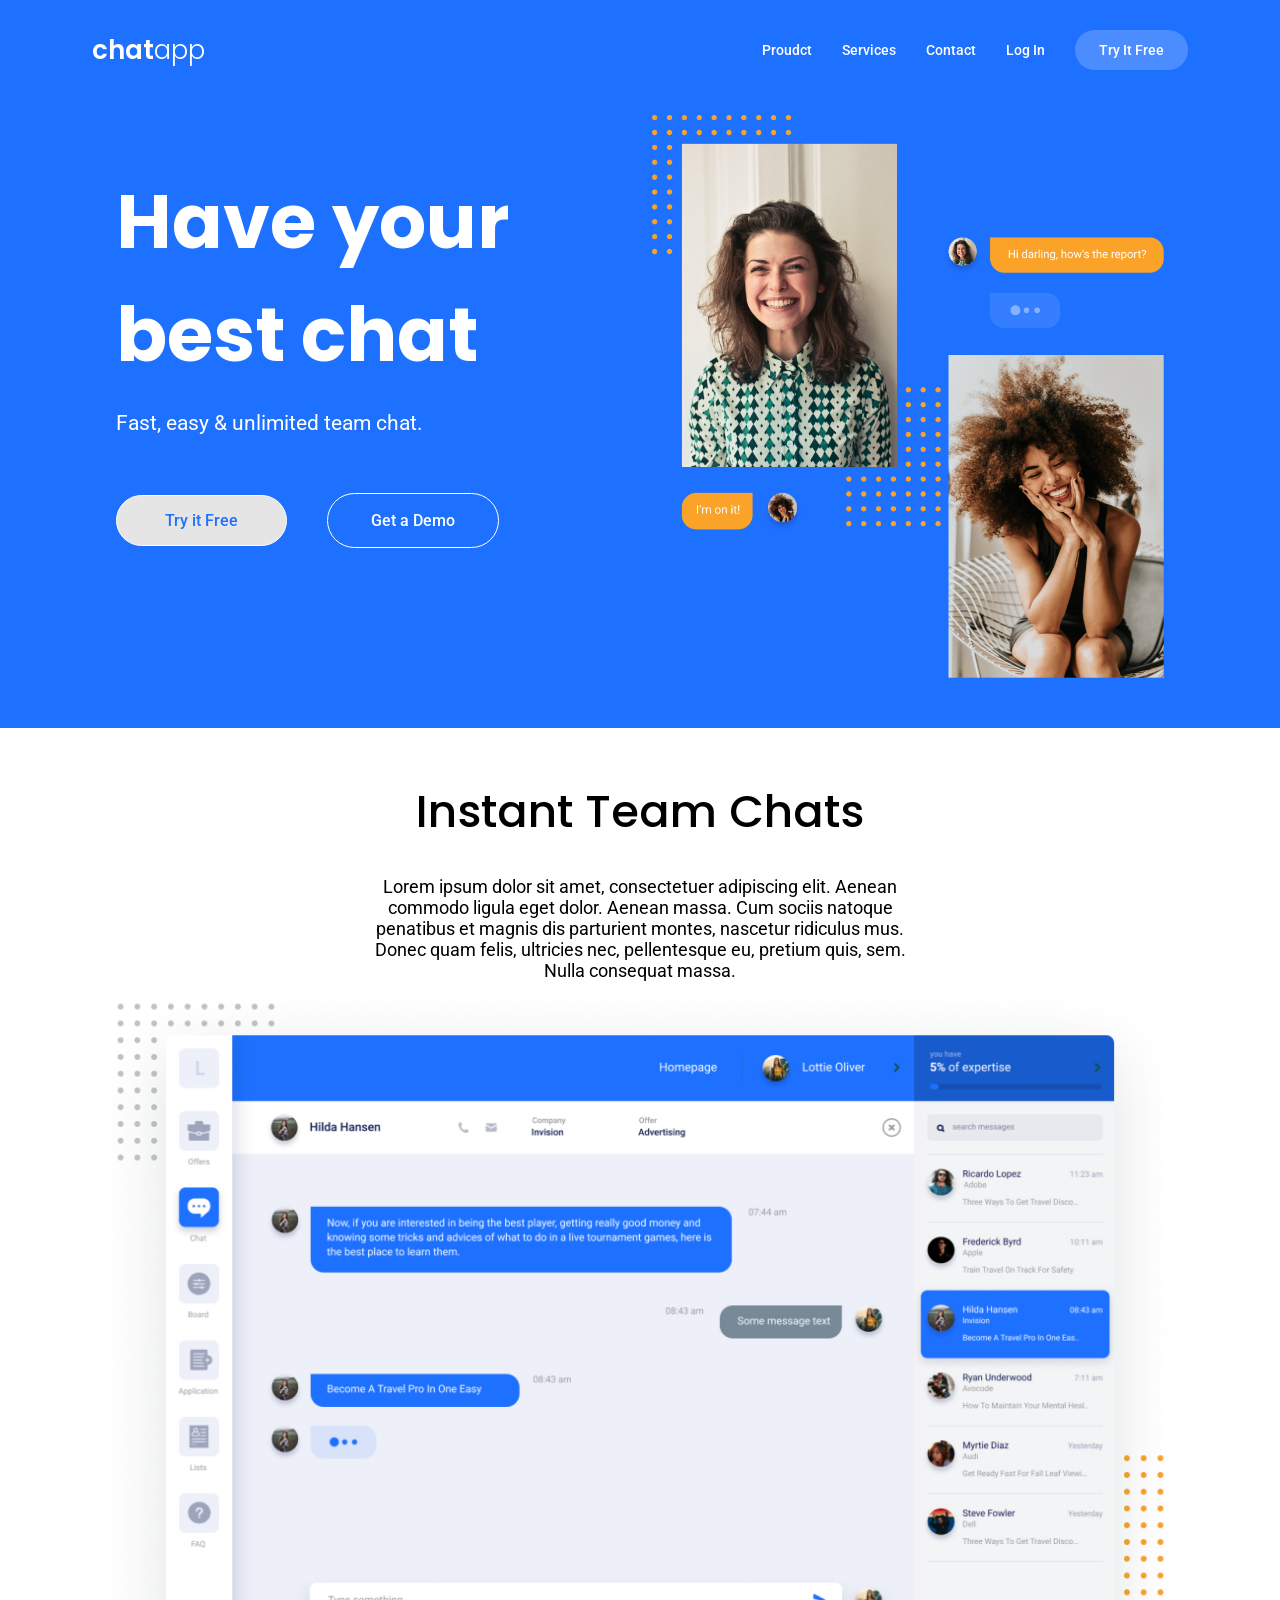
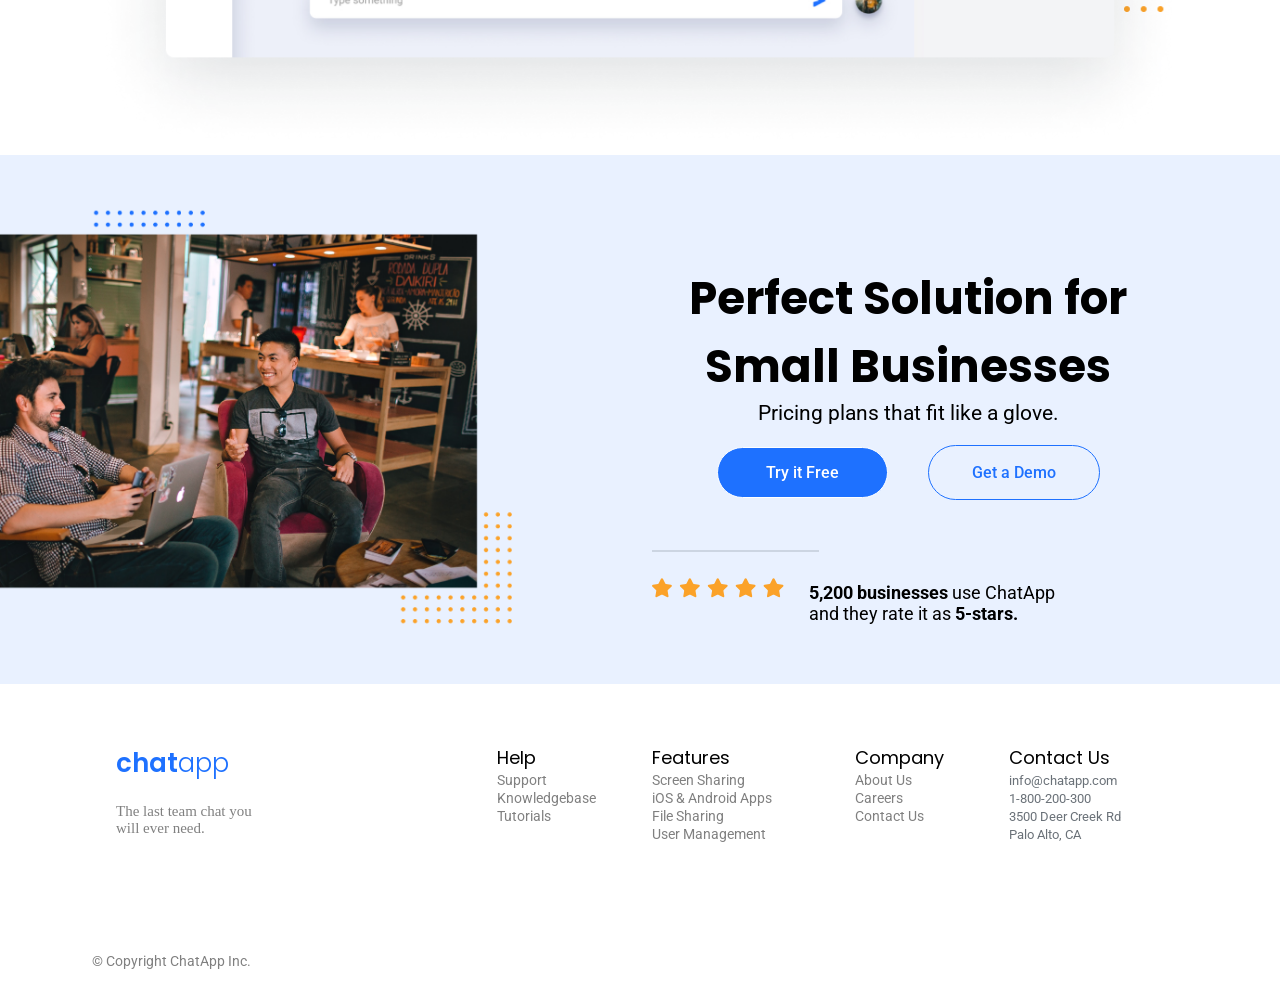
<file: index.html>
<!DOCTYPE html>
<html lang="en">

<head>
    <meta charset="UTF-8">
    <meta http-equiv="X-UA-Compatible" content="IE=edge">
    <meta name="viewport" content="width=device-width, initial-scale=1.0">
    <title>chatapp</title>
    <link rel="stylesheet" href="./assets/css/chatapp.css">
</head>

<body>
    <header class="background-color">
        <div class="container ">
            <nav class="margin-30">
                <div class="d_flex align_iteam justify_content_between pt_35">
                    <a href="">
                        <h3 class="chat-font-family">chat<span class="fw_300">app</span></h3>
                    </a>
                    <input type="checkbox" id="menu_box" hidden>
                    <label for="menu_box" class="checkbtn d_flex text-aligin-center z_index">
                        <span class="line"></span>
                        <span class="line"></span>
                        <span class="line"></span>
                    </label>
                    <ul class="d_flex align_iteam nav-font-family small_screen">
                        <li><a href="#">Proudct</a></li>
                        <li><a href="#">Services</a></li>
                        <li><a href="#">Contact</a></li>
                        <li><a href="#">Log In</a></li>
                        <li><a href="#" class="link-box">Try It Free</a></li>
                    </ul>

                </div>
            </nav>
        </div>

        <section>
            <div class="container">
                <div class="row margin-50">
                    <div class="col-12 col-lg-6">
                        <div class="justify_content_between align_iteam margin-50">
                            <h2 class="f_f_poppins text_white max_w_499 align_iteam d_flex fs_75 fs_40">Have your<br> best
                                chat</h2>
                            <p class="align_iteam d_flex text_white fw_400 fs_21 f_f_roboto mt_20">Fast, easy &
                                unlimited team chat.</p>
                        </div>
                        <div>
                            <button class="try-button-f-f try-it-font-f margin-60 margin-right mb_30">Try it Free</button>
                            <button class="try-font-f get-button mb_30">Get a Demo</button>
                        </div>
                    </div>
                    <div class="col-12 col-lg-6">
                        <div class="d_flex max-width-100 align_iteam ">
                            <img src="./assets/images/hero.png" class="max-width-100 pb" alt="hero">
                        </div>
                    </div>
                </div>
            </div>
        </section>
    </header>
    <section>
        <div class="container">
            <h2 class="f_f_poppins fs_45 fw_500 f_weight_952 text-center text_black mt_50 mb_30">Instant Team Chats</h2>
            <p class="f_f_roboto m_auto fs_18 text-center max-width-566">Lorem ipsum dolor sit amet,
                consectetuer adipiscing elit. Aenean commodo ligula eget dolor. Aenean massa. Cum sociis
                natoque penatibus et magnis dis parturient montes, nascetur ridiculus mus. Donec quam felis, ultricies
                nec, pellentesque
                eu, pretium quis, sem. Nulla consequat massa.</p>
            <div>
                <img src="./assets/images/team_chat.png" class="max-width-100" alt="team_chat.png">
            </div>
        </div>
        <div class="bg-trans position_relative">
            <div class="container py">
                <div class="row align_iteam">
                    <div class="col-12 col-lg-6">
                        <div class="widht-40 position_absolute">
                            <img src="./assets/images/Group_16.png" class="margin-50 max-width-100 mb_50"
                                alt="adult-bar-brainstorming-1015568">
                        </div>
                    </div>
                    <div class="col-12 col-lg-6 ">
                        <div class="text-aligin-center">
                            <h2 class="f_f_poppins fs_45 margin-50 text_black max-width-476">Perfect Solution for Small
                                Businesses
                            </h2>
                            <p class="f_f_roboto fs_21 margin-30">Pricing plans that fit like a glove.</p>
                            <button class="mt_20 margin-right try-font-f section-try-button">Try it Free</button>
                            <button class="mt_20 demo-f-f section-get-button">Get a Demo</button>
                        </div>
                        <div class="line_straight margin-50 "></div>
                        <div class="margin-30 d_flex gap_25">
                            <img src="./assets/images/Group_11.svg" class="align_iteam " alt="Group_11.svg">
                            <p class="f_f_roboto fs_18 max-width-274 fw_700 align_iteam_flex_star mt_30">5,200 businesses <span
                                    class="font_width_400">use ChatApp and they rate it as </span> 5-stars.
                            </p>
                        </div>

                    </div>
                </div>
            </div>
        </div>
    </section>
    <footer>
        <div class="container">
            <div class="row py">
                <div class="col-12 col-lg-4">
                    <a href="http://127.0.0.1:5500/index.html" class="f_f_poppins fw_600 fs_26 fc_blue">
                        chat<span class="fw_300">app</span>
                    </a>
                    <p class="ff_roboto fw_400 fs_15 mt_20 f-c-gray ">
                        The last team chat you <br>will ever need.
                    </p>
                </div>
                <div class="col-12 col-lg-4">
                    <div class="row">
                        <div class="col-12 col-sm-6 ">
                            <ul class="">
                                <li><a href="" class="f_f_poppins fw_400 fs_18 text_black mb_30">Help</a></li>
                                <li><a href="" class="f_f_roboto fw_400 fs_14 f-c-gray ">Support</a></li>
                                <li><a href="" class="f_f_roboto fw_400 fs_14 f-c-gray">Knowledgebase</a></li>
                                <li><a href="" class="f_f_roboto fw_400 fs_14 f-c-gray">Tutorials</a></li>
                            </ul>
                        </div>
                        <div class="col-12 col-sm-6">
                            <ul class="">
                                <li><a href="" class="f_f_poppins fw_400 fs_18 text_black mb_30">Features</a></li>
                                <li><a href="" class="f_f_roboto fw_400 fs_14 f-c-gray">Screen Sharing</a></li>
                                <li><a href="" class="f_f_roboto fw_400 fs_14 f-c-gray">iOS & Android Apps</a></li>
                                <li><a href="" class="f_f_roboto fw_400 fs_14 f-c-gray">File Sharing</a></li>
                                <li><a href="" class="f_f_roboto fw_400 fs_14 f-c-gray">User Management</a></li>
                            </ul>
                        </div>
                    </div>
                </div>
                <div class="col-12 col-lg-4">
                    <div class="row">
                        <div class="col-12 col-sm-6">
                            <ul class="">
                                <li><a href="" class="f_f_poppins fw_400 fs_18 text_black">Company</a></li>
                                <li><a href="" class="f_f_roboto fw_400 fs_14 f-c-gray">About Us</a></li>
                                <li><a href="" class="f_f_roboto fw_400 fs_14 f-c-gray">Careers</a></li>
                                <li><a href="" class="f_f_roboto fw_400 fs_14 f-c-gray">Contact Us</a></li>
                            </ul>
                        </div>
                        <div class="col-12 col-sm-6">
                            <ul class="">
                                <li><a href="" class="f_f_poppins fw_400 fs_18 text_black ">Contact Us</a></li>
                                <li><a href="info@chatapp.com">info@chatapp.com</a></li>
                                <li><a href="tel">1-800-200-300</a></li>
                                <li><a href="https://goo.gl/maps/1XaUYikgaJ8gnEEL6">3500 Deer Creek Rd Palo Alto, CA</a>
                                </li>
                            </ul>
                        </div>
                    </div>
                </div>
            </div>
            <p class="f_f_roboto fw_400 fs_14 f-c-gray padding mt_50 mb_30">© Copyright ChatApp Inc.</p>
        </div>
    </footer>
</body>

</html>
</file>
<file: assets/css/chatapp.css>
@import url('https://fonts.googleapis.com/css2?family=Poppins:wght@300;400;500;600&family=Roboto:wght@400;500;700&display=swap');

* {
    margin: 0%;
    padding: 0%;
    list-style: none;
    text-decoration: none;
    box-sizing: border-box;
}

.container {
    max-width: 1120px;
    margin-left: auto;
    margin-right: auto;
    padding-left: 12px;
    padding-right: 12px;
}

.row {
    display: flex;
    flex-direction: row;
    flex-wrap: wrap;
    padding-left: 12px;
    padding-right: 12px;
}

.background-color {
    background-color: #1E71FF;
}

.widht-100 {
    max-width: 100%;
}

.chat-font-family {
    font-family: 'Poppins';
    font-style: normal;
    font-weight: 600;
    font-size: 26px;
    line-height: 116.02%;
    color: #FFFFFF;
}

.nav-font-family {
    font-family: 'Roboto';
    font-style: normal;
    font-weight: 500;
    font-size: 14px;
    line-height: 16px;
    text-align: right;
}

.font_weight_1061 {
    font-weight: 1061;
}

.link-box {
    padding: 12px 24px;
    background: rgba(255, 255, 255, 0.2);
    border-radius: 210px;
}

.mt_30 {
    margin-top: 30px;
}

.mb_30 {
    margin-bottom: 30px;
}
.mb_50{
    margin-bottom: 50px;
}
.align_iteam {
    align-items: center;
}

.max-width-100 {
    max-width: 100%;
}

.f_weight_952 {
    font-weight: 952px;
}
.mt_50 {
    margin-top: 50px;
}

.py{
    padding-top: 50px;
    padding-bottom: 50px;
}

.text-center {
    text-align: center;
}

.max-width-566 {
    max-width: 566px;
}

.app_f_f {
    font-family: 'Poppins';
    font-style: normal;
    font-weight: 300;
    font-size: 26px;
    line-height: 116.2%;
    color: #FFFFFF;
}

.max_w_499 {
    max-width: 499px;
}

.margin-60 {
    margin-top: 60px;
}

.mt_20 {
    margin-top: 20px;
}

.margin-right {
    margin-right: 36px;
}

.col-12 {
    width: 100%;
    padding-left: 12px;
    padding-right: 12px;
}

@media (min-width:992px) {
    .col-lg-6 {
        width: 50%;
        padding-left: 12px;
        padding-right: 12px;
    }

    .col-lg-4 {
        width: 33.33%;
        padding-left: 12px;
        padding-right: 12px;
    }

    .position_absolute {
        position: absolute;
        top: 50%;
        left: 0;
        transform: translatey(-50%)
    }

    .widht-40 {
        width: 40%;
    }

    .position_relative {
        position: relative;
    }
}

@media(min-width:576px) {
    .col-sm-6 {
        width: 50%;
        padding-left: 12px;
        padding-right: 12px;
    }
   
}

.font_width_400 {
    font-weight: 400;
}

.try-it-font-f {
    font-family: 'Roboto';
    font-style: normal;
    font-weight: 500;
    font-size: 16px;
    line-height: 19px;
    color: #1E71FF;
}

.try-button-f-f {
    background: #E5E5E5;
    border-radius: 60px;
    padding: 15px 48px;
    border: 1px solid #FFFFFF;
}

.get-button {
    background: #1E71FF;
    border-radius: 60px;
    padding: 17px 43px;
    border: 1px solid #FFFFFF;
}

.try-font-f {
    font-family: 'Roboto';
    font-style: normal;
    font-weight: 500;
    font-size: 16px;
    line-height: 19px;
    color: #FFFFFF;
}

.demo-f-f {
    font-family: 'Roboto';
    font-style: normal;
    font-weight: 500;
    font-size: 16px;
    line-height: 19px;
    color: #FFFFFF;
}

.pb {
    padding-bottom: 50px;
}

.py {
    padding-top: 60px;
    padding-bottom: 60px;
}

.f-c-gray {
    color: gray
}

.justify_content_between {
    justify-content: space-between;
}

.text-aligin-center {
    text-align: center;
}

.text_black {
    color: black;
}

.m_auto {
    margin: auto;
}

ul li a {
    color: #FFFFFF;
}

.d_flex {
    display: flex;
}

header ul li:not(:last-child) a {
    margin-right: 30px;
}

header ul li a:hover {
    color: black;
}

@media (max-width:992px) {

    div>a {
        font-size: 28px !important;
    }

    input[type="checkbox"]:checked~ul.small_screen {
        opacity: 1;
        pointer-events: all;
        left: 0;
    }

    .small_screen {
        position: fixed;
        display: flex;
        flex-direction: column;
        width: 100%;
        height: 100%;
        top: 0;
        left: -100%;
        justify-content: center;
        align-items: center;
        opacity: 0;
        pointer-events: none;
        background-color: rgb(46, 46, 184);
        transition: all.3s linear;
    }

    label[for="menu_box"]>span {
        width: 100%;
        height: 4px;
        border-radius: 2px;
        background-color: whitesmoke;
    }

    label[for="menu_box"] {
        width: 30px;
        height: 25px;
        display: flex;
        flex-direction: column;
        justify-content: space-between;
        cursor: pointer;
    }

    header ul li:not(:last-child) a {
        margin-right: 0;

    }
        header ul li{
            margin-bottom: 50px;
    
        }
}
.z_index {
    z-index: 1;
}
.line_straight {
    width: 167px;
    height: 0px;
    left: 835px;
    top: 2779px;
    border: 1px solid rgba(43, 53, 62, 0.15);
}
.f_f_poppins {
    font-family: 'poppins';
}
.f_f_roboto {
    font-family: 'roboto';
}
.text_white {
    color: #FFFFFF;
}
.fw_700 {
    font-weight: 700;
}
.fw_600 {
    font-weight: 600;
}

.fw_500 {
    font-weight: 500;
}

.fw_400 {
    font-weight: 400;
}

.fw_300 {
    font-weight: 300;
}

.fs_75 {
    font-size: 75px;
}

.fc_blue {
    color: #1E71FF;
}

.fs_45 {
    font-size: 45px;
}

.fs_26 {
    font-size: 26px;
}

.fs_21 {
    font-size: 21px;
}

.fs_18 {
    font-size: 18px;
}

.fs_16 {
    font-size: 16px;
}

.fs_15 {
    font-size: 15px;
}

.fs_14 {
    font-size: 14px;
}

.margin-50 {
    margin-top: 50px;
}

.pt_35 {
    padding-top: 35px;
}

.max-width-766 {
    max-width: 766;
}

.bg-trans {
    background-color: #E9F1FF;
}

.gap_25 {
    gap: 25px;
}

.max-width-476 {
    max-width: 476;
}

.max-width-274 {
    max-width: 274px;
}

.section-get-button {
    background: #E9f1ff;
    border-radius: 60px;
    padding: 17px 43px;
    border: 1px solid #1E71FF;
}
.section-try-button {
    background: #1E71FF;
    border-radius: 60px;
    padding: 15px 48px;
    border: 1px solid #FFFFFF;
}
.demo-f-f {
    font-family: 'Roboto';
    font-style: normal;
    font-weight: 500;
    font-size: 16px;
    line-height: 19px;
    color: #1E71FF;
}
.try-font-f {
    font-family: 'Roboto';
    font-style: normal;
    font-weight: 500;
    font-size: 16px;
    line-height: 19px;
    color: #FFFFFF;
}
footer ul li a {
    color: rgba(43, 53, 62, 0.7);
    font-family: 'roboto';
    font-weight: 400;
    font-size: 13px;
    margin-bottom: 12px;
    
}
@media (max-width:576px) {
    h2{
        font-size: 40px !important;
    }
        .margin-right{
            margin-right: 0%;
        }
}
</file>
